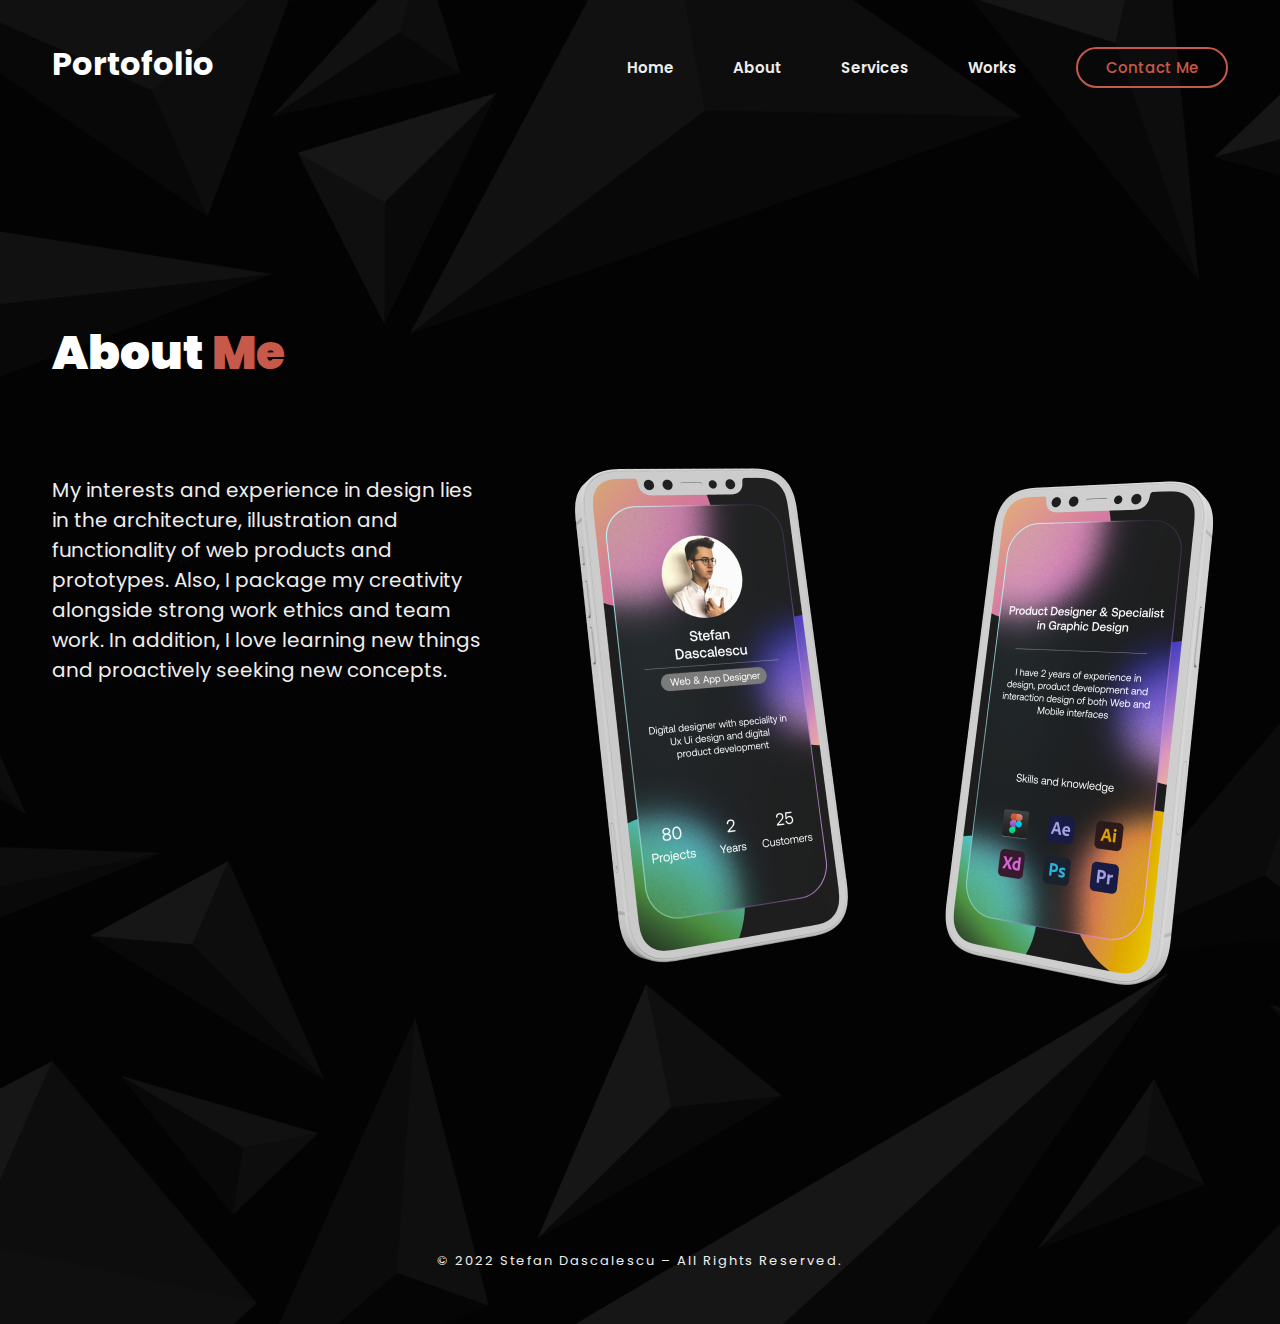
<file: About.html>
<!DOCTYPE html>
<html lang="en">

<head>
    <meta charset="UTF-8">
    <meta http-equiv="X-UA-Compatible" content="IE=edge">
    <meta name="viewport" content="width=device-width, initial-scale=1.0">
    <title>About</title>
    <link rel="stylesheet" href="Portofolio 3.0 responsive.css">
    <link rel="preconnect" href="https://fonts.googleapis.com">
    <link rel="preconnect" href="https://fonts.gstatic.com" crossorigin>
    <link href="https://fonts.googleapis.com/css2?family=Poppins:wght@100;200;300;400;500;600;700&display=swap"
        rel="stylesheet">
    <link rel="stylesheet" href="https://cdnjs.cloudflare.com/ajax/libs/font-awesome/6.2.1/css/all.min.css"
        integrity="sha512-MV7K8+y+gLIBoVD59lQIYicR65iaqukzvf/nwasF0nqhPay5w/9lJmVM2hMDcnK1OnMGCdVK+iQrJ7lzPJQd1w=="
        crossorigin="anonymous" referrerpolicy="no-referrer" />
    <link rel="stylesheet" href="About.css">
</head>

<body>
    <section class="hero">
        <div class="main-width">
            <header>
                <div class="logo">
                    <h1><a href="/index.html">Portofolio</a></h1>
                    <i class="fa-solid fa-code"></i>
                </div>
                <nav>
                    <div class="hamb">
                        <span></span>
                        <span></span>
                        <span></span>
                    </div>

                    <ul class="nav-list">
                        <li><a href="/index.html">Home</a></li>
                        <li><a href="/About.html">About</a></li>
                        <li><a href="/Services.html">Services</a></li>
                        <li><a href="/Works.html">Works</a></li>
                        <li class="btn"><a href="#">Contact Me</a></li>
                    </ul>
                </nav>
            </header>
<div class="container">
    <div class="hero-text">
        <section class="text">
        <h1><span>About </span>Me</h1>
        <div class="mockups">
            <p>My interests and experience in design lies in the architecture, illustration and functionality of web products and prototypes. Also, I package my creativity alongside strong work ethics and team work.  In addition, I love learning new things and proactively seeking new concepts.</p>
        <div class="mockup1">
            <img src="/Vectary texture.png" alt="">
        </div>
        <div class="mockup2">
            <img src="/Vectary texture 2.png" alt="">
        </div>
    </div>
</div>
<div class="bottom">
    <p>© 2022 Stefan Dascalescu – All Rights Reserved.</p>
</div>
</div>
</div>
<script src="Portofolio 3.0.js"></script>

</body>

</html>
</file>
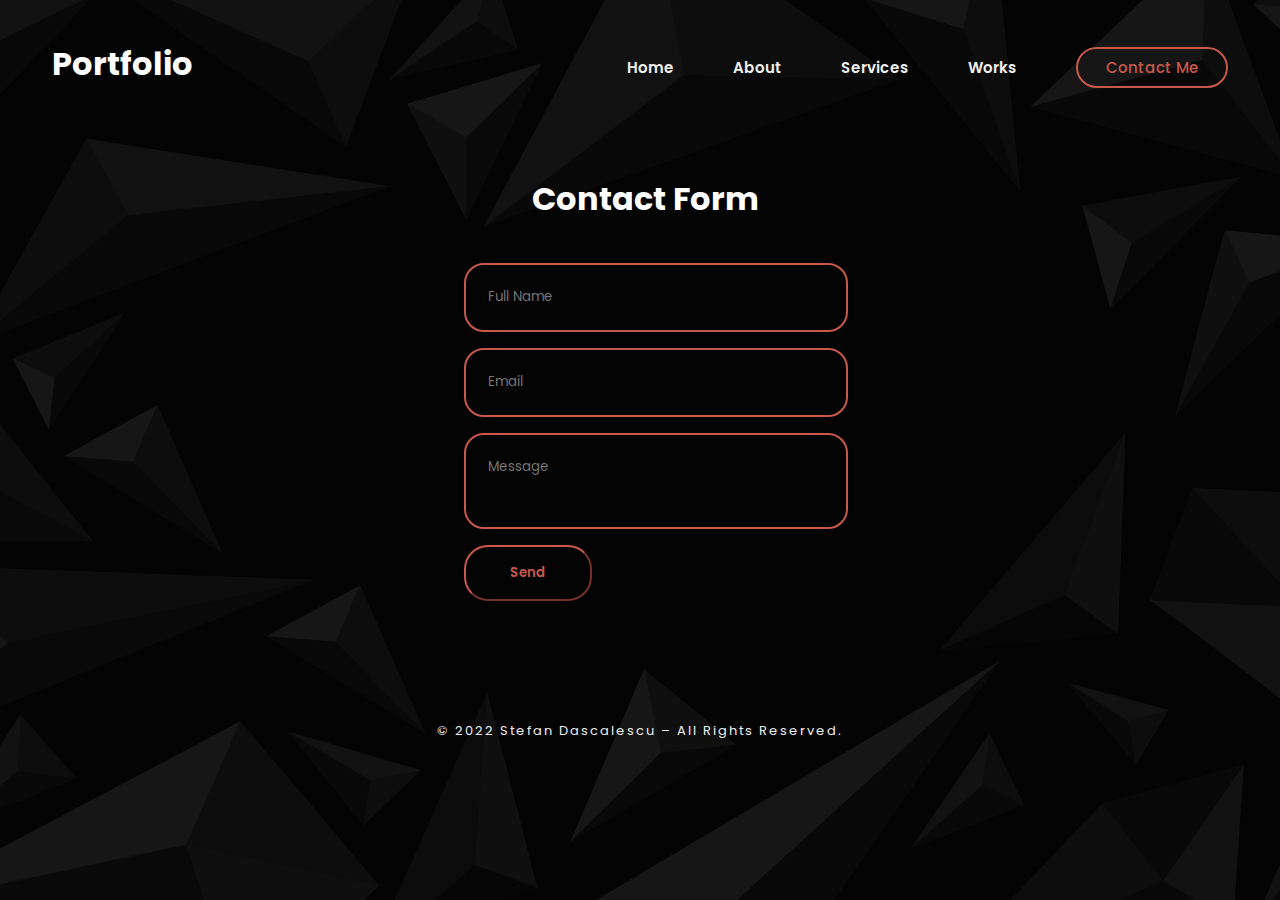
<file: ContactMe.html>
<html lang="en">

<head>
    <meta charset="UTF-8">
    <meta http-equiv="X-UA-Compatible" content="IE=edge">
    <meta name="viewport" content="width=device-width, initial-scale=1.0">
    <title>Contact Me
    </title>
    <link rel="stylesheet" href="ContactMe.css">

    <link rel="preconnect" href="https://fonts.googleapis.com">
    <link rel="preconnect" href="https://fonts.gstatic.com" crossorigin>
    <link href="https://fonts.googleapis.com/css2?family=Poppins:wght@100;200;300;400;500;600;700&display=swap"
        rel="stylesheet">
    <link rel="stylesheet" href="https://cdnjs.cloudflare.com/ajax/libs/font-awesome/6.2.1/css/all.min.css"
        integrity="sha512-MV7K8+y+gLIBoVD59lQIYicR65iaqukzvf/nwasF0nqhPay5w/9lJmVM2hMDcnK1OnMGCdVK+iQrJ7lzPJQd1w=="
        crossorigin="anonymous" referrerpolicy="no-referrer" />
</head>

<body>

    <section class="hero">
        <div class="main-width">
            <header>
                <div class="logo">
                    <h1><a href="/index.html">Portfolio</a></h1>
                    <i class="fa-solid fa-code"></i>
                </div>
                <nav>
                    <div class="hamb">
                        <span></span>
                        <span></span>
                        <span></span>
                    </div>

                    <ul class="nav-list">
                        <li><a href="index.html">Home</a></li>
                        <li><a href="About.html">About</a></li>
                        <li><a href="Services.html">Services</a></li>
                        <li><a href="Works.html">Works</a></li>
                        <li class="btn"><a href="#">Contact Me</a></li>
                    </ul>
                </nav>
            </header>
            <div class="container">
                <h1>Contact Form</h1>
                <form action="https://formsubmit.co/el/dubufa">
                <input type="text" name="Name" placeholder="Full Name" required>
                <input type="email" name="Email" placeholder="Email" required>
                <textarea style="resize: none;" name="Message" placeholder="Message" required></textarea>
                <button type="submit">Send</button>
                </form>
                </div>
                
                <div class="bottom">
                    <p>© 2022 Stefan Dascalescu – All Rights Reserved.</p>
                </div>
            </div>
        </div>
    </section>

</body>
</file>
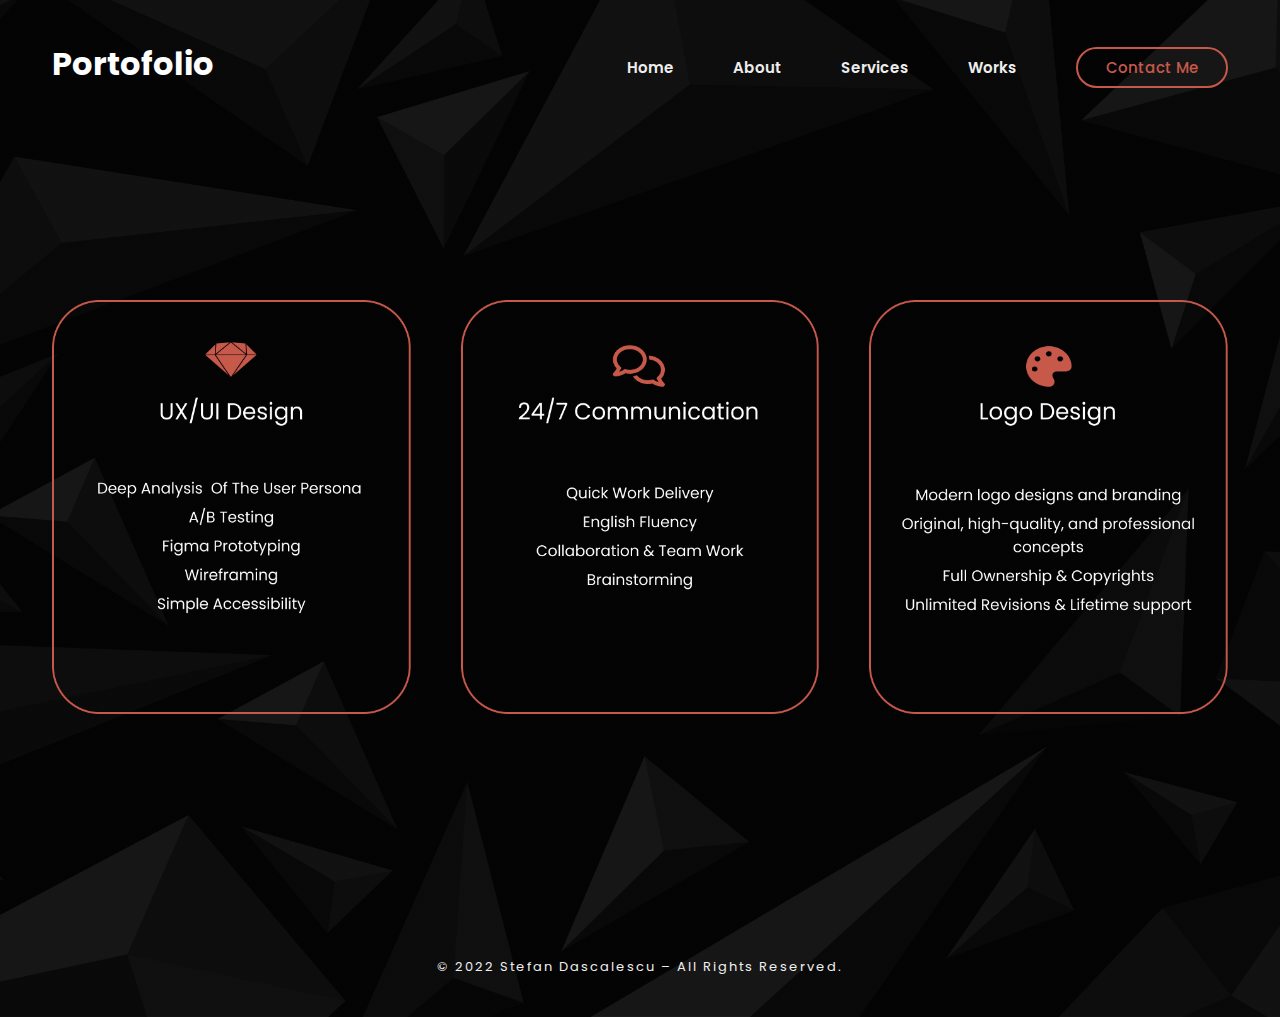
<file: Services.html>
<!DOCTYPE html>
<html lang="en">

<head>
    <meta charset="UTF-8">
    <meta http-equiv="X-UA-Compatible" content="IE=edge">
    <meta name="viewport" content="width=device-width, initial-scale=1.0">
    <title>Services
    </title>
    <link rel="stylesheet" href="services.css">

    <link rel="preconnect" href="https://fonts.googleapis.com">
    <link rel="preconnect" href="https://fonts.gstatic.com" crossorigin>
    <link href="https://fonts.googleapis.com/css2?family=Poppins:wght@100;200;300;400;500;600;700&display=swap"
        rel="stylesheet">
    <link rel="stylesheet" href="https://cdnjs.cloudflare.com/ajax/libs/font-awesome/6.2.1/css/all.min.css"
        integrity="sha512-MV7K8+y+gLIBoVD59lQIYicR65iaqukzvf/nwasF0nqhPay5w/9lJmVM2hMDcnK1OnMGCdVK+iQrJ7lzPJQd1w=="
        crossorigin="anonymous" referrerpolicy="no-referrer" />
</head>
<body>

    <section class="hero">
<div class="main-width">
    <header>
        <div class="logo">
            <h1><a href="/index.html">Portofolio</a></h1>
            <i class="fa-solid fa-code"></i>
        </div>
        <nav>
            <div class="hamb">
                <span></span>
                <span></span>
                <span></span>
            </div>

            <ul class="nav-list">
                <li><a href="/index.html">Home</a></li>
                <li><a href="/About.html">About</a></li>
                <li><a href="/Services.html">Services</a></li>
                <li><a href="/Works.html">Works</a></li>
                <li class="btn"><a href="#">Contact Me</a></li>
            </ul>
        </nav>
    </header>
    <div class="hero-text">
    <div class="services">
        <div class="img1">
            <img src="/UX UI design service.png" alt="">
        </div>
        <div class="img2">
            <img src="/Frame.png" alt="">
        </div>
        <div class="img3">
            <img src="/Logo Desgin service.png" alt="">
    </div>
</div>
</div>
<div class="bottom">
    <p>© 2022 Stefan Dascalescu – All Rights Reserved.</p>
</div>
</section>
    
<script src="Portofolio 3.0.js"></script>
</body>
</html>
</file>
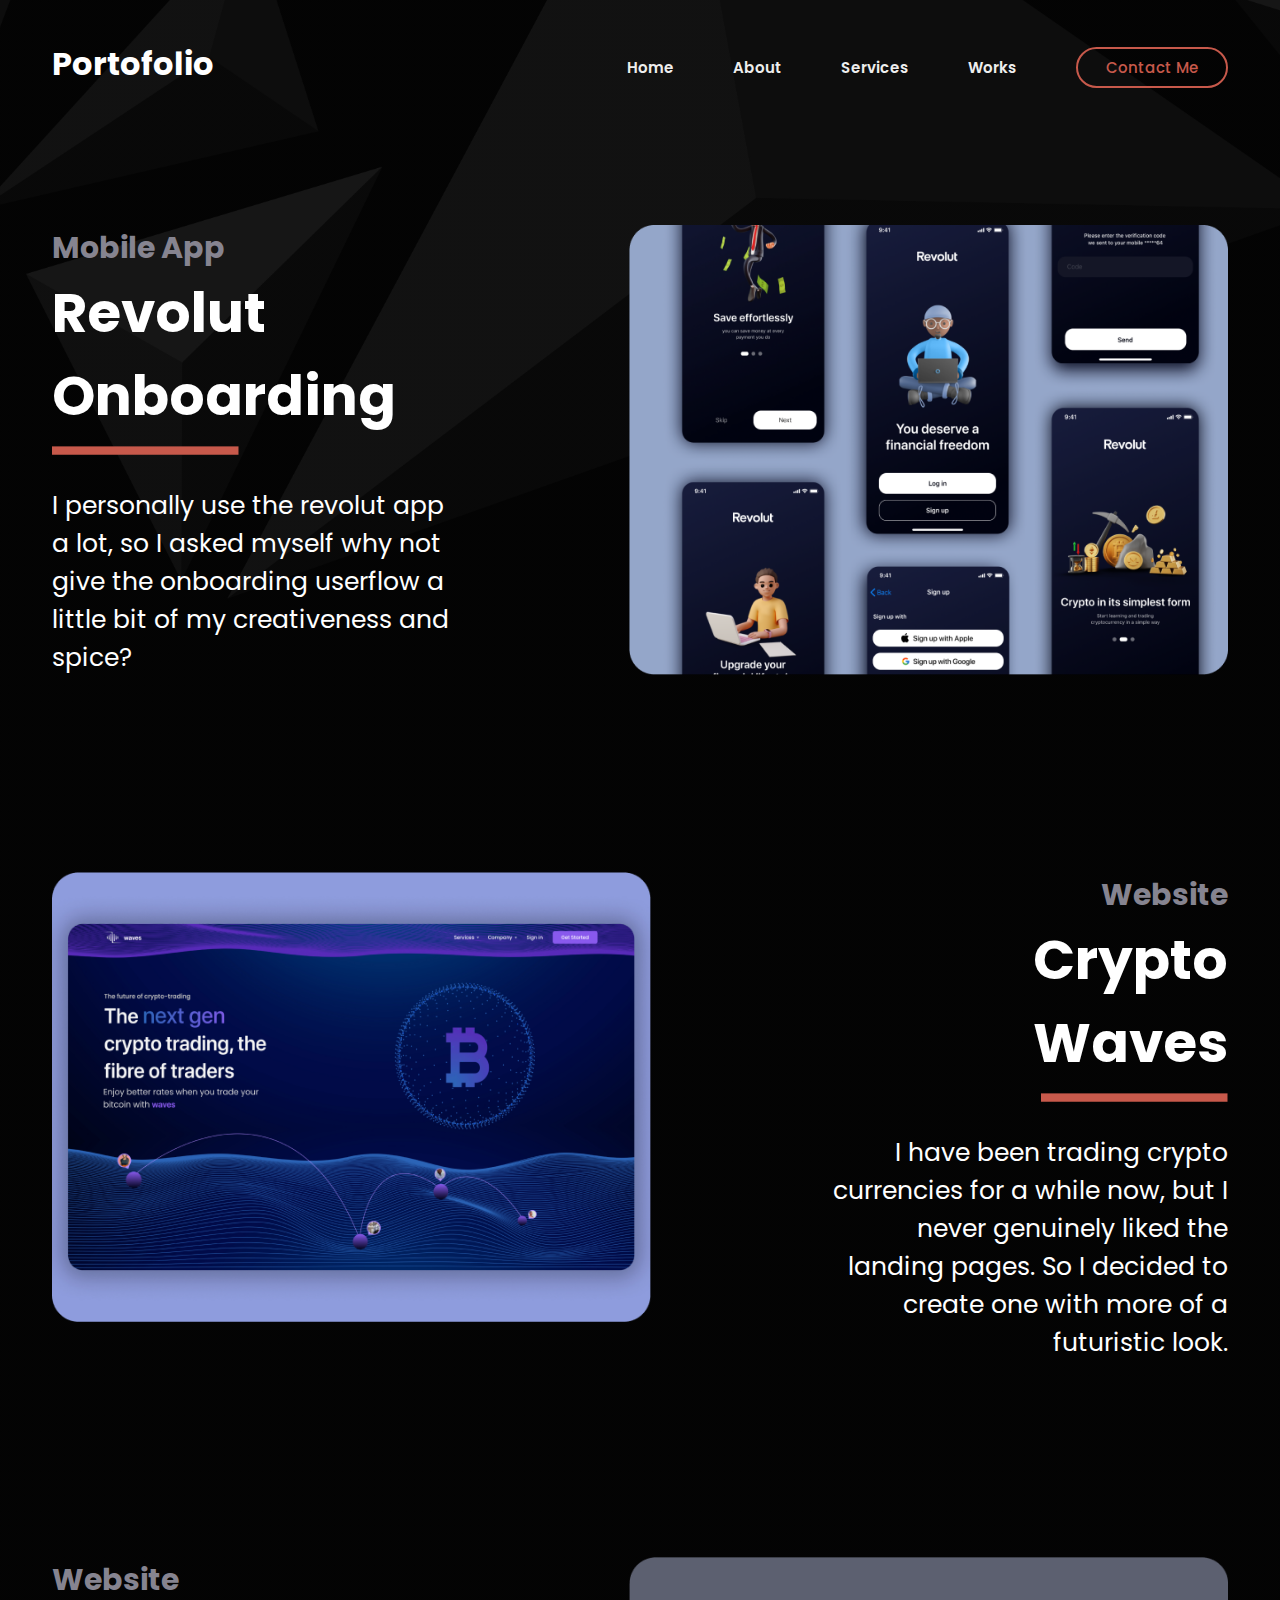
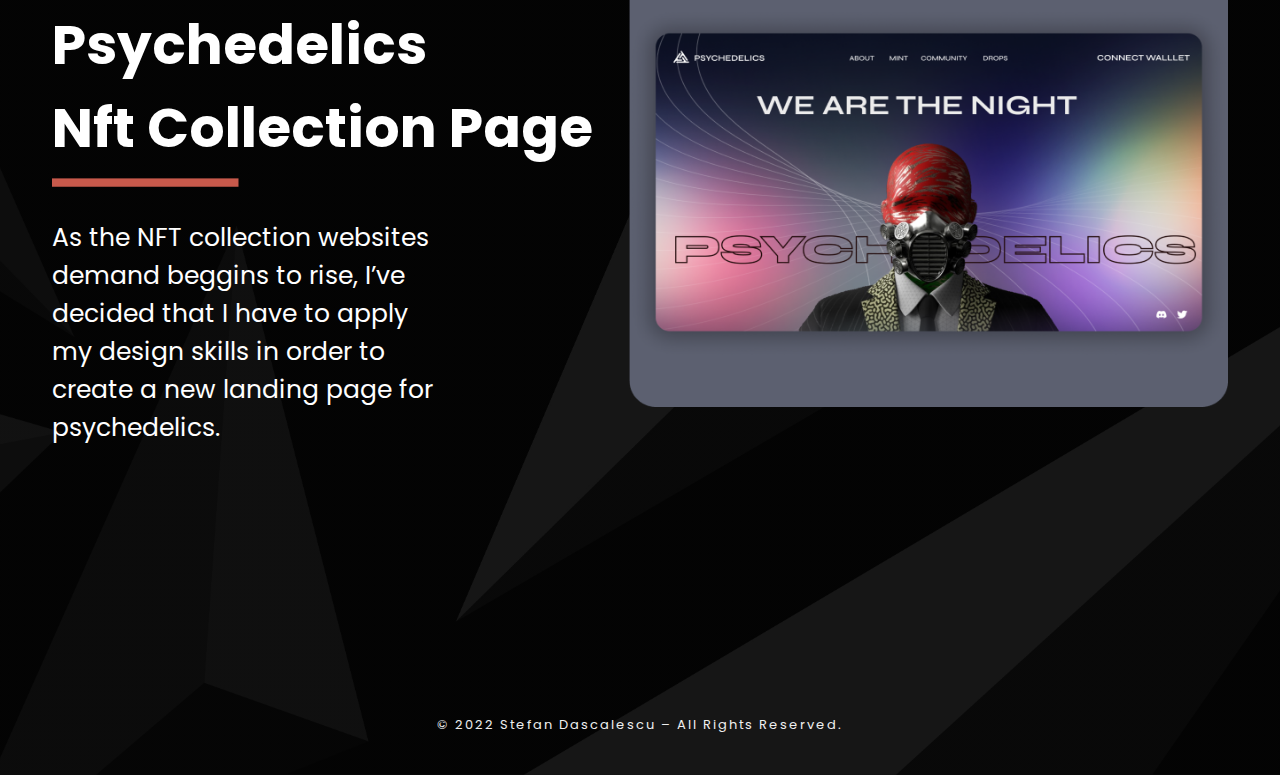
<file: Works.html>
<!DOCTYPE html>
<html lang="en">
    <head>
        <meta charset="UTF-8">
        <meta http-equiv="X-UA-Compatible" content="IE=edge">
        <meta name="viewport" content="width=device-width, initial-scale=1.0">
        <title>Works</title>
        <link rel="stylesheet" href="works.css">
        <link rel="preconnect" href="https://fonts.googleapis.com">
        <link rel="preconnect" href="https://fonts.gstatic.com" crossorigin>
        <link href="https://fonts.googleapis.com/css2?family=Poppins:wght@100;200;300;400;500;600;700&display=swap"
            rel="stylesheet">
        <link rel="stylesheet" href="https://cdnjs.cloudflare.com/ajax/libs/font-awesome/6.2.1/css/all.min.css"
            integrity="sha512-MV7K8+y+gLIBoVD59lQIYicR65iaqukzvf/nwasF0nqhPay5w/9lJmVM2hMDcnK1OnMGCdVK+iQrJ7lzPJQd1w=="
            crossorigin="anonymous" referrerpolicy="no-referrer" />
    </head>
<body>
    <section class="hero">
        <div class="main-width">
            <header>
                <div class="logo">
                    <h1><a href="/index.html">Portofolio</a></h1>
                    <i class="fa-solid fa-code"></i>
                </div>
                <nav>
                    <div class="hamb">
                        <span></span>
                        <span></span>
                        <span></span>
                    </div>

                    <ul class="nav-list">
                        <li><a href="/index.html">Home</a></li>
                        <li><a href="/About.html">About</a></li>
                        <li><a href="/Services.html">Services</a></li>
                        <li><a href="/Works.html">Works</a></li>
                        <li class="btn"><a href="https://formsubmit.co/el/fupupu">Contact Me</a></li>
                    </ul>
                </nav>
            </header>
            <div class="container">
                <div class="hero-text">

                    <div class="mobileapp">
                        <div class="mobileapp-text">
                            <h4>Mobile App</h4>
                            <h3>Revolut</h3>
                              <h3>Onboarding</h3>
                            <img src="/Orange Rectangle.png" alt="">                        
                            <p>I personally use the revolut app a lot, so I asked myself why not give the onboarding userflow a little bit of my creativeness and spice?</p>
                        </div>  
                        <img class="revolut" src="/finalrevolutmockup 2.png" alt="">
                    </div>

                    <div class="website1">
                        <img class="crypto" src="/Website1.png" alt="">
                        <div class="website1-text">
                            <h4>Website</h4>
                            <h3>Crypto</h3>
                            <h3>Waves</h3>
                            <img src="/Orange Rectangle.png" alt="">
                            <p>I have been trading crypto currencies for a while now, but I never genuinely liked the landing pages. So I decided to create one with more of a futuristic look.</p>
                        </div>
                    </div>

                    <div class="website2">
                        <div class="website2-text">
                            <h4>Website</h4>
                            <h3>Psychedelics</h3>
                            <h3>Nft Collection Page</h3>
                            <img src="/Orange Rectangle.png" alt="">
                            <p>As the NFT collection websites demand beggins to rise, I’ve decided that I have to apply my design skills in order to create a new landing page for psychedelics.</p>
                        </div>
                        <img class="nft" src="/Nft Landing Page final mockup.png" alt="">
                    </div>
                    
                    
                <div class="bottom">
                    <p>© 2022 Stefan Dascalescu – All Rights Reserved.</p>
                </div>
            </div>
        </div>
        <script src="Portofolio 3.0.js"></script>
    </section>



</body>
</html>
</file>
<file: Portofolio 3.0 responsive.css>
* {
    padding: 0;
    margin: 0;
    box-sizing: border-box;
    font-family: 'Poppins', sans-serif;
    text-decoration: none;
}

body {
    overflow-x: hidden;
}

.main-width {
    width: 1280px;
    max-width: 95%;
    margin: 0 auto;
    padding: 0px 20px;
}

.hero {
    width: 100%;
    height: 100%;
    min-height: 100vh;
    background-image: linear-gradient(rgba(0, 0, 0, 0.5), rgba(0, 0, 0, 0.5)), url("Background\ with\ laptop.jpg");
    background-size: cover;
    background-position: center;
    position: relative;
}

header {
    padding: 40px 0 30px;
    display: flex;
    flex-wrap: nowrap;
    align-items: center;
    justify-content: space-between;
}

.logo h1 {
    color: white;
    font-size: 32px;
    display: inline-flex;
    background: transparent;
    cursor: pointer;
}

i {
    font-size: 25px;
    height: 55px;
    width: 55px;
    color: #C7594B;
}

nav .hamb {
    width: 35px;
    height: 35px;
    right: 3%;
    top: 60px;
    z-index: 5;
    background: transparent;
    position: absolute;
    cursor: pointer;
    display: none;
}

nav .hamb span {
    display: block;
    background: #C7594B;
    width: 100%;
    height: 3px;
    transition: .3s;
    transition-property: transform, opacity;
}

nav .hamb span:nth-child(2) {
    margin: 7px 0px;
}

nav .nav-list {
    list-style: none;
}

nav .nav-list li {
    display: inline-block;
}

nav .nav-list li a {
    display: inline-block;
    color: #eee;
    margin-left: 55px;
    font-size: 15px;
    font-weight: 600;
}

nav .nav-list li:not(:last-child) a:hover {
    color: #C7594B;
    transition: .4s;
}

nav .nav-list li.btn a {
    display: inline-block;
    background: transparent;
    border: 2px solid #C7594B;
    padding: 9px 28px;
    border-radius: 30px;
    Line-height: 1.3;
    color: #C7594B;
    font-weight: 500;
}

nav .nav-list li.btn:hover a {
    background: #C7594B;
    color: white;
    border: 2px solid transparent;
    transition: .3s;
}

.container {
    padding-top: 100px;
}

.container .hero-text {
    margin-bottom: 40px;
}

.container .hero-text h1 {
    color: white;
    font-size: 47px;
    font-weight: 900;
    Line-height: 1.2;
    margin: 20px 0px 20px;
}

.container .hero-text h3 {
    color: white;
}

span {
    color: #C7594B;
}

.container .hero-text h3 {
    color: #eee;
    font-weight: 400;
    font-size: 23px;
}

.container .hero-text p {
    width: 440px;
    max-width: 100%;
    color: #eee;
    font-size: 18px;
    Line-height: 1.5;
    margin-bottom: 40px;
}

.social a {
    width: 37px;
    height: 37px;
    border-radius: 50%;
    display: inline-flex;
    align-items: center;
    justify-content: center;
    font-size: 17px;
    color: #eee;
    cursor: pointer;
    margin-right: 20px;
    margin-bottom: 35px;
}

.social a:hover {
    transform: scale(1.1);
    transition: .4s;
}

.container .hero-text button a{
    color: black;
    font-weight: 600;
}

.container .hero-text button {
    color: #eee;
    background: #C7594B;
    font-size: 16px;
    font-weight: 500;
    Line-height: 24px;
    padding: 8px 30px;
    border: 2px solid #C7594B;
    border-radius: 30px;
    cursor: pointer;
}

.container .hero-text button a:hover {
    color: #C7594B;
}

.container .hero-text button:hover {
    background: transparent;
    border: 2px solid #C7594B;
    color: #C7594B;
    transition: .4s;
}

.bottom {
    font-size: 13px;
    margin-top: 243px;
    padding-bottom: 40px;
    color: #eee;
    display: block;
    text-align: center;
    bottom: 0;
}

.bottom p {
    letter-spacing: 2px;
}

@media screen and (max-width: 966px) {

    .container .hero-text h1{
        font-size: 34px;
    }

    nav .hamb {
        display: initial;
    }

    .click {
        top: 46px;
    }

    .click span {
        position: absolute;
        margin-top: 12px;
    }

    .click-span:first-child {
        transform: rotate(-40deg);
    }

    .click span:nth-child(2){
        opacity: 0;
        margin: 0;
    }

    .click span:last-child {
        transform: rotate(40deg);
        top: 0;
    }

    nav .nav-list {
        position: absolute;
        top: 90px;
        right: -65%;
        bottom: 0;
        width: 60%;
        height: 50%;
        background: black;
        z-index: 2;
        padding: 6% 9%;
        transition: .3s right;
        border-radius: 10px;
    }

    nav .nav-list li {
        display: block;
    }

    nav .nav-list li a {
        font-display: block;
        text-align: center;
        font-size: 18px;
        font-weight: 400;
        margin-left: 0;
        margin-bottom: 40px;
    }

    nav .nav-list li.btn a {
        position: absolute;
        bottom: 0%;
        right: 20%;
        Left: 20%;
        padding: 7px 15px;
        font-size: 14px;
    }

    nav .nav-list.open {
        right: 0;
    }

    .hero {
        background-image: linear-gradient(rgba(0, 0, 0, 0.5), rgba(0, 0, 0, 0.5)), url("Background.jpg");
    }
    
}

.logo h1 a{
    color: white;
}
.logo{
    display: flex;
    justify-content: center;
}
</file>
<file: About.css>
* {
    padding: 0;
    margin: 0;
    box-sizing: border-box;
    font-family: 'Poppins', sans-serif;
    text-decoration: none;
}

body {
    overflow-x: hidden;
}

.main-width {
    width: 1280px;
    max-width: 95%;
    margin: 0 auto;
    padding: 0px 20px;
}

.hero-text{
    display: inline;
}

.hero {
    width: 100%;
    height: 100%;
    min-height: 100vh;
    background-image: linear-gradient(rgba(0, 0, 0, 0.5), rgba(0, 0, 0, 0.5)), url("Background.jpg");
    background-size: cover;
    background-position: center;
    position: relative;
}

.mockups {
    height: 100%;
    width: 100%;
    display: flex;
    justify-content: space-between;
    align-items: center;

}

.container .hero-text h1 {
    color: #C7594B;
    font-size: 47px;
    font-weight: 900;
    Line-height: 1.2;
    margin: 100px 0px 20px;
}

.logo h1 a{
    color: white;
}
.logo{
    display: flex;
    justify-content: center;
}

.container .hero-text h1 span{
    color: white;
}

.container .hero-text p {
    width: 440px;
    max-width: 100%;
    color: rgb(238, 238, 238);
    font-size: 20px;
    line-height: 1.5;
    margin-bottom: 250px;
}

.bottom p {
    display: block;
    margin-block-start: 1em;
    margin-block-end: 1em;
    margin-inline-start: 0px;
    margin-inline-end: 0px;
}

.bottom p {
    letter-spacing: 2px;
}

@media screen and (max-width: 966px) {

    .container .mockups{
        display: flexbox;
        align-items: center;
    }


    .bottom{
        margin-top: 150px;
    }

    .container .hero-text p {
        width: 440px;
        max-width: 100%;
        color: rgb(238, 238, 238);
        font-size: 20px;
        line-height: 1.5;
        margin-bottom: 50px;
    }

    .mockups {
        height: 100%;
        width: 100%;
        display: block;
        justify-content: space-evenly;
        align-items: center;
    
    }

    .mockups .mockup2{
        margin-left: 26px;
    }

    .mockups .mockup1{
        margin-left: 20px;
    }

    .container .hero-text h1{
        font-size: 34px;
    }


    .click {
        top: 46px;
    }

    .click span {
        position: absolute;
        margin-top: 12px;
    }

    .click-span:first-child {
        transform: rotate(-40deg);
    }

    .click span:nth-child(2){
        opacity: 0;
        margin: 0;
    }

    .click span:last-child {
        transform: rotate(40deg);
        top: 0;
    }

    nav .nav-list {
        position: absolute;
        top: 90px;
        right: -65%;
        bottom: 0;
        width: 60%;
        height: 50%;
        background: black;
        z-index: 2;
        padding: 6% 9%;
        transition: .3s right;
        border-radius: 10px;
    }

    nav .nav-list li {
        display: block;
    }

    nav .nav-list li a {
        font-display: block;
        text-align: center;
        font-size: 18px;
        font-weight: 400;
        margin-left: 0;
        margin-bottom: 40px;
    }

    nav .nav-list li.btn a {
        position: absolute;
        bottom: 0%;
        right: 20%;
        Left: 20%;
        padding: 7px 15px;
        font-size: 14px;
    }

    nav .nav-list.open {
        right: 0;
    }

    .hero {
        background-image: linear-gradient(rgba(0, 0, 0, 0.5), rgba(0, 0, 0, 0.5)), url("Background.jpg");
    }
    
}

.logo h1 a{
    color: white;
}
.logo{
    display: flex;
    justify-content: center;
}
</file>
<file: ContactMe.css>
* {
    padding: 0;
    margin: 0;
    box-sizing: border-box;
    font-family: 'Poppins', sans-serif;
    text-decoration: none;
}

body {
    overflow-x: hidden;
}

.main-width {
    width: 1280px;
    max-width: 95%;
    margin: 0 auto;
    padding: 0px 20px;
}

.hero {
    width: 100%;
    height: 100%;
    min-height: 100vh;
    background-image: linear-gradient(rgba(0, 0, 0, 0.5), rgba(0, 0, 0, 0.5)), url("Background.jpg");
    background-size: cover;
    background-position: center;
    position: relative;
}

header {
    padding: 40px 0 30px;
    display: flex;
    flex-wrap: nowrap;
    align-items: center;
    justify-content: space-between;
}

.logo h1 {
    color: white;
    font-size: 32px;
    display: inline-flex;
    background: transparent;
    cursor: pointer;
}

i {
    font-size: 25px;
    height: 55px;
    width: 55px;
    color: #C7594B;
}

nav .hamb {
    width: 35px;
    height: 35px;
    right: 3%;
    top: 60px;
    z-index: 5;
    background: transparent;
    position: absolute;
    cursor: pointer;
    display: none;
}

nav .hamb span {
    display: block;
    background: #C7594B;
    width: 100%;
    height: 3px;
    transition: .3s;
    transition-property: transform, opacity;
}

nav .hamb span:nth-child(2) {
    margin: 7px 0px;
}

nav .nav-list {
    list-style: none;
}

nav .nav-list li {
    display: inline-block;
}

nav .nav-list li a {
    display: inline-block;
    color: #eee;
    margin-left: 55px;
    font-size: 15px;
    font-weight: 600;
}

nav .nav-list li:not(:last-child) a:hover {
    color: #C7594B;
    transition: .4s;
}

nav .nav-list li.btn a {
    display: inline-block;
    background: transparent;
    border: 2px solid #C7594B;
    padding: 9px 28px;
    border-radius: 30px;
    Line-height: 1.3;
    color: #C7594B;
    font-weight: 500;
}

nav .nav-list li.btn:hover a {
    background: #C7594B;
    color: white;
    border: 2px solid transparent;
    transition: .3s;
}



.bottom {
    margin-top: 120px;
    font-size: 13px;
    padding-bottom: 40px;
    color: #eee;
    display: block;
    text-align: center;
    bottom: 0;
}

.bottom p {
    letter-spacing: 2px;
}

@media screen and (max-width: 966px) {

    .container .hero-text h1 {
        font-size: 34px;
    }

    nav .hamb {
        display: initial;
    }

    .click {
        top: 46px;
    }

    .click span {
        position: absolute;
        margin-top: 12px;
    }

    .click-span:first-child {
        transform: rotate(-40deg);
    }

    .click span:nth-child(2) {
        opacity: 0;
        margin: 0;
    }

    .click span:last-child {
        transform: rotate(40deg);
        top: 0;
    }

    nav .nav-list {
        position: absolute;
        top: 90px;
        right: -65%;
        bottom: 0;
        width: 60%;
        height: 50%;
        background: black;
        z-index: 2;
        padding: 6% 9%;
        transition: .3s right;
        border-radius: 10px;
    }

    nav .nav-list li {
        display: block;
    }

    nav .nav-list li a {
        font-display: block;
        text-align: center;
        font-size: 18px;
        font-weight: 400;
        margin-left: 0;
        margin-bottom: 40px;
    }

    nav .nav-list li.btn a {
        position: absolute;
        bottom: 0%;
        right: 20%;
        Left: 20%;
        padding: 7px 15px;
        font-size: 14px;
    }

    nav .nav-list.open {
        right: 0;
    }

    .hero {
        background-image: linear-gradient(rgba(0, 0, 0, 0.5), rgba(0, 0, 0, 0.5)), url("Background.jpg");
    }

}

.logo h1 a {
    color: white;
}

.logo {
    display: flex;
    justify-content: center;
}

.container{
    justify-content: center;
    margin-top: 50px;
    
}

.container h1 {
    margin-left: 10px;
    display: flex;
    justify-content: center;
    margin-bottom: 40px;
    color: white;
}

form {
    margin-left: 35%;
    display: flex;
    flex-direction: column;
    justify-content: center;
    width: 24rem;
    gap: 1em;
}

input,
select,
textarea {
    color: white;
    border-color: #C7594B;
    padding: 1.4rem;
    background: transparent;
    border: 1px solid black;
}

input{
    border-width: 2px;
    border-radius: 20px;
    border-color: #C7594B;
}

textarea {
    border-width: 2px;
    border-radius: 20px;
    border-color: #C7594B;
    height: 6rem;
}

button {
    border-width: 2px;
    outline: #C7594B;
    font-weight: 600;
    border-color: #C7594B;
    border-radius: 1.5rem;
    width: 8rem;
    padding: 1rem;
    cursor: pointer;
    background: transparent;
    color: #C7594B;
}
</file>
<file: services.css>
* {
    padding: 0;
    margin: 0;
    box-sizing: border-box;
    font-family: 'Poppins', sans-serif;
    text-decoration: none;
}

img {
    width: 100%;
    height: 100%;
  }

body {
    overflow-x: hidden;
}

.main-width {
    width: 1280px;
    max-width: 95%;
    margin: 0 auto;
    padding: 0px 20px;
}

.hero {
    width: 100%;
    height: 100%;
    min-height: 100vh;
    background-image: linear-gradient(rgba(0, 0, 0, 0.5), rgba(0, 0, 0, 0.5)), url("Background.jpg");
    background-size: cover;
    background-position: center;
    position: relative;
}
header {
    padding: 40px 0 30px;
    display: flex;
    flex-wrap: nowrap;
    align-items: center;
    justify-content: space-between;
}

.logo h1 {
    color: white;
    font-size: 32px;
    display: inline-flex;
    background: transparent;
    cursor: pointer;
}

i {
    font-size: 25px;
    height: 55px;
    width: 55px;
    color: #C7594B;
}

nav .hamb {
    width: 35px;
    height: 35px;
    right: 3%;
    top: 60px;
    z-index: 5;
    background: transparent;
    position: absolute;
    cursor: pointer;
    display: none;
}

nav .hamb span {
    display: block;
    background: #C7594B;
    width: 100%;
    height: 3px;
    transition: .3s;
    transition-property: transform, opacity;
}

nav .hamb span:nth-child(2) {
    margin: 7px 0px;
}

nav .nav-list {
    list-style: none;
}

nav .nav-list li {
    display: inline-block;
}

nav .nav-list li a {
    display: inline-block;
    color: #eee;
    margin-left: 55px;
    font-size: 15px;
    font-weight: 600;
}

nav .nav-list li:not(:last-child) a:hover {
    color: #C7594B;
    transition: .4s;
}

nav .nav-list li.btn a {
    display: inline-block;
    background: transparent;
    border: 2px solid #C7594B;
    padding: 9px 28px;
    border-radius: 30px;
    Line-height: 1.3;
    color: #C7594B;
    font-weight: 500;
}

nav .nav-list li.btn:hover a {
    background: #C7594B;
    color: white;
    border: 2px solid transparent;
    transition: .3s;
}

@media screen and (min-width: 966px){
    .hero-text .services{
        margin-top: 175px;
        display: flex;
        justify-content: space-between;
    }

    .hero-text .services .img1{
        margin-right: 50px;
    }
    
    .hero-text .services .img3{
        margin-left: 50px;
    }
}

.bottom {
    font-size: 13px;
    margin-top: 243px;
    padding-bottom: 40px;
    color: #eee;
    display: block;
    text-align: center;
}

.bottom p {
    letter-spacing: 2px;
}

@media screen and (max-width: 966px) {

    .bottom{
        margin-top: 150px;
    }

    .services {
        align-items: center;
        margin-top: 175px;
        display: block;
        justify-content: center;
    }

    .services .img1 {
        
        margin-bottom: 50px;
    }
    .services .img2 {
        margin-bottom: 50px;
        margin-top: 50px;
    }
    .services .img3 {
        margin-top: 50px;
    }

    .container .hero-text h1{
        font-size: 34px;
    }

    nav .hamb {
        display: initial;
    }

    .click {
        top: 46px;
    }

    .click span {
        position: absolute;
        margin-top: 12px;
    }

    .click-span:first-child {
        transform: rotate(-40deg);
    }

    .click span:nth-child(2){
        opacity: 0;
        margin: 0;
    }

    .click span:last-child {
        transform: rotate(40deg);
        top: 0;
    }

    nav .nav-list {
        position: absolute;
        top: 90px;
        right: -65%;
        bottom: 0;
        width: 60%;
        height: 50%;
        background: black;
        z-index: 2;
        padding: 6% 9%;
        transition: .3s right;
        border-radius: 10px;
    }

    nav .nav-list li {
        display: block;
    }

    nav .nav-list li a {
        font-display: block;
        text-align: center;
        font-size: 18px;
        font-weight: 400;
        margin-left: 0;
        margin-bottom: 40px;
    }

    nav .nav-list li.btn a {
        position: absolute;
        bottom: 0%;
        right: 20%;
        Left: 20%;
        padding: 7px 15px;
        font-size: 14px;
    }

    nav .nav-list.open {
        right: 0;
    }

    .hero {
        background-image: linear-gradient(rgba(0, 0, 0, 0.5), rgba(0, 0, 0, 0.5)), url("Background.jpg");
    }
    
}

.logo h1 a{
    color: white;
}
.logo{
    display: flex;
    justify-content: center;
}
</file>
<file: works.css>
* {
    padding: 0;
    margin: 0;
    box-sizing: border-box;
    font-family: 'Poppins', sans-serif;
    text-decoration: none;
}

body {
    min-height: 100%;
    overflow-x: hidden;
}

.main-width {
    width: 1280px;
    max-width: 95%;
    margin: 0 auto;
    padding: 0px 20px;
}

.hero {
    width: 100%;
    height: 100%;
    min-height: 100vh;
    background-image: linear-gradient(rgba(0, 0, 0, 0.5), rgba(0, 0, 0, 0.5)), url("Background.jpg");
    background-size: cover;
    background-position: center;
    position: relative;
}

header {
    padding: 40px 0 30px;
    display: flex;
    flex-wrap: nowrap;
    align-items: center;
    justify-content: space-between;
}

.logo h1 {
    color: white;
    font-size: 32px;
    display: inline-flex;
    background: transparent;
    cursor: pointer;
}

i {
    font-size: 25px;
    height: 55px;
    width: 55px;
    color: #C7594B;
}

nav .hamb {
    width: 35px;
    height: 35px;
    right: 3%;
    top: 60px;
    z-index: 5;
    background: transparent;
    position: absolute;
    cursor: pointer;
    display: none;
}

nav .hamb span {
    display: block;
    background: #C7594B;
    width: 100%;
    height: 3px;
    transition: .3s;
    transition-property: transform, opacity;
}

nav .hamb span:nth-child(2) {
    margin: 7px 0px;
}

nav .nav-list {
    list-style: none;
}

nav .nav-list li {
    display: inline-block;
}

nav .nav-list li a {
    display: inline-block;
    color: #eee;
    margin-left: 55px;
    font-size: 15px;
    font-weight: 600;
}

nav .nav-list li:not(:last-child) a:hover {
    color: #C7594B;
    transition: .4s;
}

nav .nav-list li.btn a {
    display: inline-block;
    background: transparent;
    border: 2px solid #C7594B;
    padding: 9px 28px;
    border-radius: 30px;
    Line-height: 1.3;
    color: #C7594B;
    font-weight: 500;
}

nav .nav-list li.btn:hover a {
    background: #C7594B;
    color: white;
    border: 2px solid transparent;
    transition: .3s;
}

.container {
    padding-top: 100px;
}


.container .hero-text h1 {
    color: white;
    font-size: 47px;
    font-weight: 900;
    Line-height: 1.2;
    margin: 20px 0px 20px;
}

.container .hero-text h3 {
    color: white;
}

span {
    color: #C7594B;
}

h4{
    font-size: 30px;
    color: #868490;
}

h3{
    font-size: 55px;
    color: white;
    white-space:initial;
}

.mobileapp-text{
    margin-right: 20px;
}

.mobileapp-text p{
    width: 400px;
    font-weight: 400;
    font-size: 25px;
    color: white;
    display: block;
    margin-block-start: 1em;
    margin-block-end: 1em;
    margin-inline-start: 0px;
    margin-inline-end: 0px;
}

.mobileapp{
    justify-content: space-between;
    display: flex;
}

.revolut {
    width: 599px;
    height: 450px;
}

.website1-text p{
    text-align: right;
    width: 400px;
    font-weight: 400;
    font-size: 25px;
    color: white;
    display: block;
    margin-block-start: 1em;
    margin-block-end: 1em;
    margin-inline-start: 0px;
    margin-inline-end: 0px;
}

.crypto{
    text-align: right;
    width: 599px;
    height: 450px;
}

.website2-text{
    margin-right: 20px;
}

.website2-text p{
    width: 400px;
    font-weight: 400;
    font-size: 25px;
    color: white;
    display: block;
    margin-block-start: 1em;
    margin-block-end: 1em;
    margin-inline-start: 0px;
    margin-inline-end: 0px;
}


.nft {
    width: 599px;
    height: 450px;
}

.bottom {
    font-size: 13px;
    margin-top: 243px;
    padding-bottom: 40px;
    color: #eee;
    display: block;
    text-align: center;
    bottom: 0;
}

.bottom p {
    letter-spacing: 2px;
}

@media screen and (min-width: 966px){
    .website2{
        margin-top: 170px;
        justify-content: space-between;
        display: flex;
    }

    .website1{
        margin-top: 170px;
        text-align: right;
        justify-content: space-between;
        display: flex;
    }
}

@media screen and (max-width: 966px) {

    .container .hero-text h1{
        font-size: 34px;
    }

    nav .hamb {
        display: initial;
    }

    .click {
        top: 46px;
    }

    .click span {
        position: absolute;
        margin-top: 12px;
    }

    .click-span:first-child {
        transform: rotate(-40deg);
    }

    .click span:nth-child(2){
        opacity: 0;
        margin: 0;
    }

    .click span:last-child {
        transform: rotate(40deg);
        top: 0;
    }

    nav .nav-list {
        position: absolute;
        top: 90px;
        right: -65%;
        bottom: 0;
        width: 60%;
        height: 50%;
        background: black;
        z-index: 2;
        padding: 6% 9%;
        transition: .3s right;
        border-radius: 10px;
    }

    nav .nav-list li {
        display: block;
    }

    nav .nav-list li a {
        font-display: block;
        text-align: center;
        font-size: 18px;
        font-weight: 400;
        margin-left: 0;
        margin-bottom: 40px;
    }

    nav .nav-list li.btn a {
        position: absolute;
        bottom: 0%;
        right: 20%;
        Left: 20%;
        padding: 7px 15px;
        font-size: 14px;
    }

    nav .nav-list.open {
        right: 0;
    }

    .hero {
        background-image: linear-gradient(rgba(0, 0, 0, 0.5), rgba(0, 0, 0, 0.5)), url("Background.jpg");
    }
    
    .hero-text h4{
        font-size: 25px;
    }

    .hero-text h3{
        font-size: 35px;
    }

    .hero-text p{
        font-size: 18px;
        display: block;
        align-items: center;
    }

    .mobileapp {
        margin-bottom: 10px;
        display: block;
    }

    .revolut{
        margin-top: 20px;
        width: 371px;
        height: 250px;
    }

    .website1 {
        display: flex;
        flex-direction: column;
    }

    .website1-text p{
        width: auto;
    }

    .crypto{
        order: 3;
        margin-top: 20px;
        width: 371px;
        height: 250px;
    }

    .website1{
        margin-bottom: 30px;
    }

    .website2 {
        display: block;
    }

    .nft{
        margin-top: 20px;
        width: 371px;
        height: 250px;
    }
    .bottom p{
        font-size: 13px;
    }

    .website1-text{
        text-align: right;
    }
}

.logo h1 a{
    color: white;
}
.logo{
    display: flex;
    justify-content: center;
}
</file>
